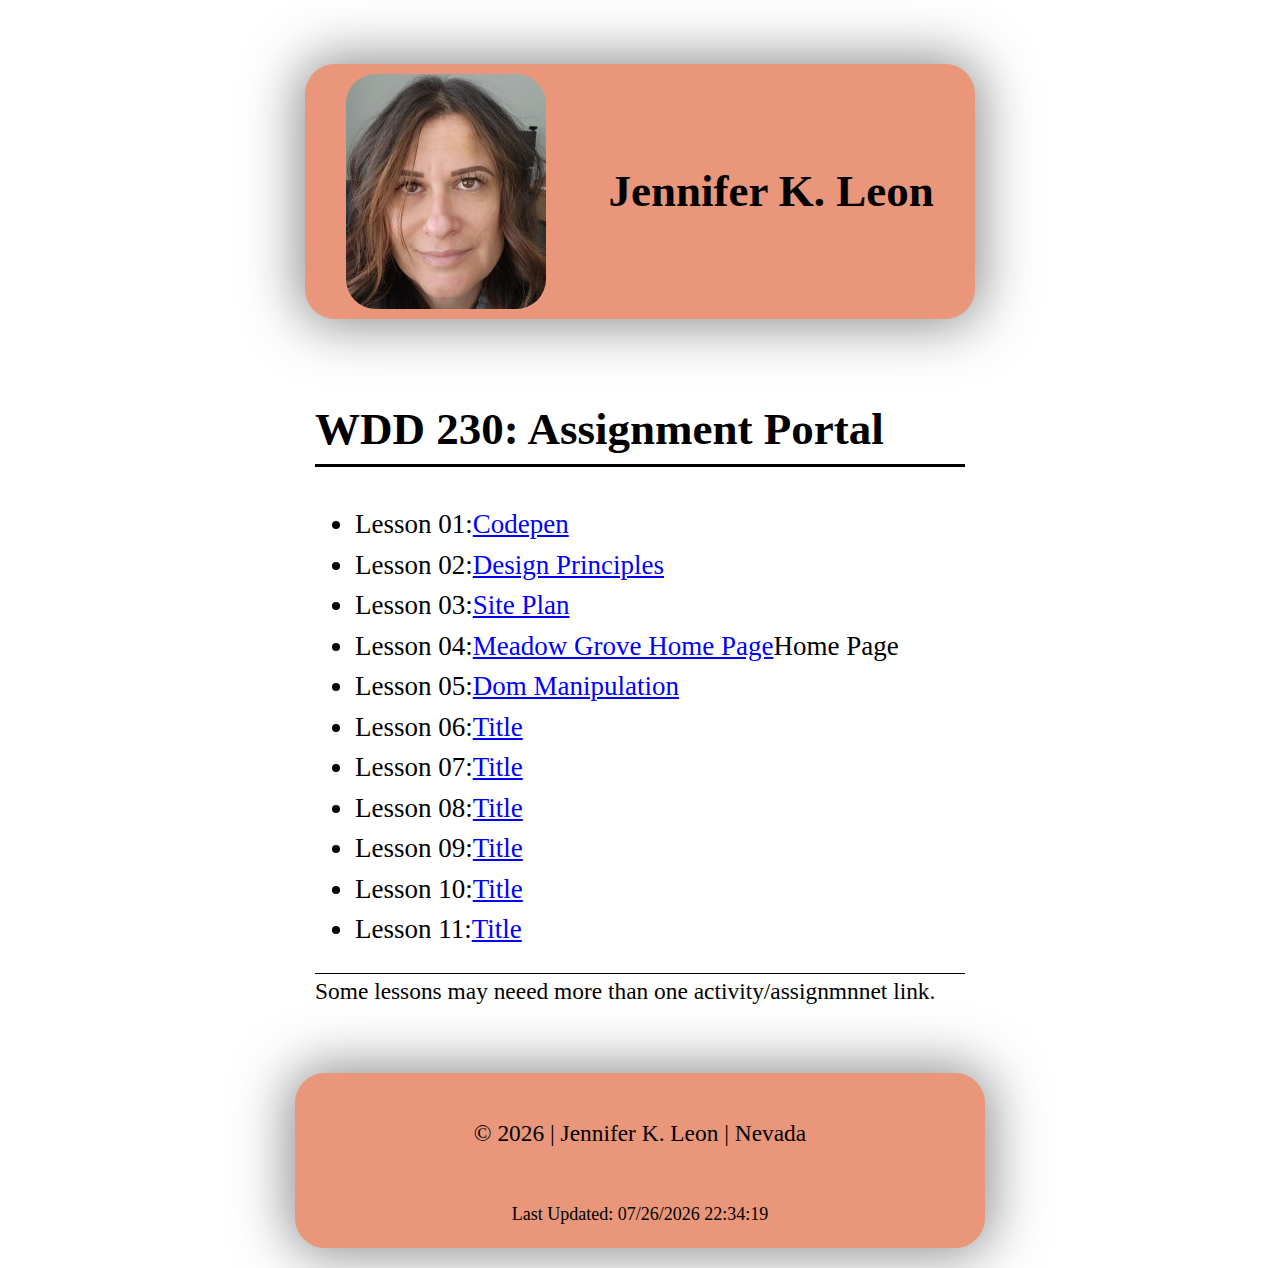
<file: assignment-portal/index.html>
<!DOCTYPE html>
<html lang="en">
<head>
    <meta charset="UTF-8">
    <meta http-equiv="X-UA-Compatible" content="IE=edge">
    <meta name="viewport" content="width=device-width, initial-scale=1.0">
    <title>Assignment Portal</title>
    <meta name="description" content="This page provides a place to submit links to completed assignemnts that will then be pushed to github">
    <link rel="stylesheet" href="styles/normalize.css">
    <link href="styles/small.css" rel="stylesheet">
    <link href="styles/medium.css" rel="stylesheet">

</head>

<body>
    <header>
     <img src="images/jennifer.jpg" alt="face shot of brunette women">
        <h1>Jennifer K. Leon</h1>
    </header> 
    <main>
        <section>
            <h2>WDD 230: Assignment Portal</h2>
            <ul>
                <li>Lesson 01:<a href="https://codepen.io/jenniferkleon/pen/BaPzGjr">Codepen</a></li>
                <li>Lesson 02:<a href= "../lesson2/design-principles.html">Design Principles</a></li>
                <li>Lesson 03:<a href="../lesson3/">Site Plan</a></li>
                <li>Lesson 04:<a href="../chamber/index.html">Meadow Grove Home Page</a>Home Page</li>
                <li>Lesson 05:<a href="../lesson5/bom.html">Dom Manipulation</a></li>
                <li>Lesson 06:<a href="#">Title</a></li>
                <li>Lesson 07:<a href="#">Title</a></li>
                <li>Lesson 08:<a href="#">Title</a></li>
                <li>Lesson 09:<a href="#">Title</a></li>
                <li>Lesson 10:<a href="#">Title</a></li>
                <li>Lesson 11:<a href="#">Title</a></li>
            </ul>
            <p>Some lessons may neeed more than one activity/assignmnnet link.</p>    
        </section>


    </main>
    <footer>
       <p id="copyright"> </p>
        <br>
       Last Updated: <span id="last-updated"></span>
    </footer>
    <script src="scripts/main.js"></script>
</body>

</html>
</file>
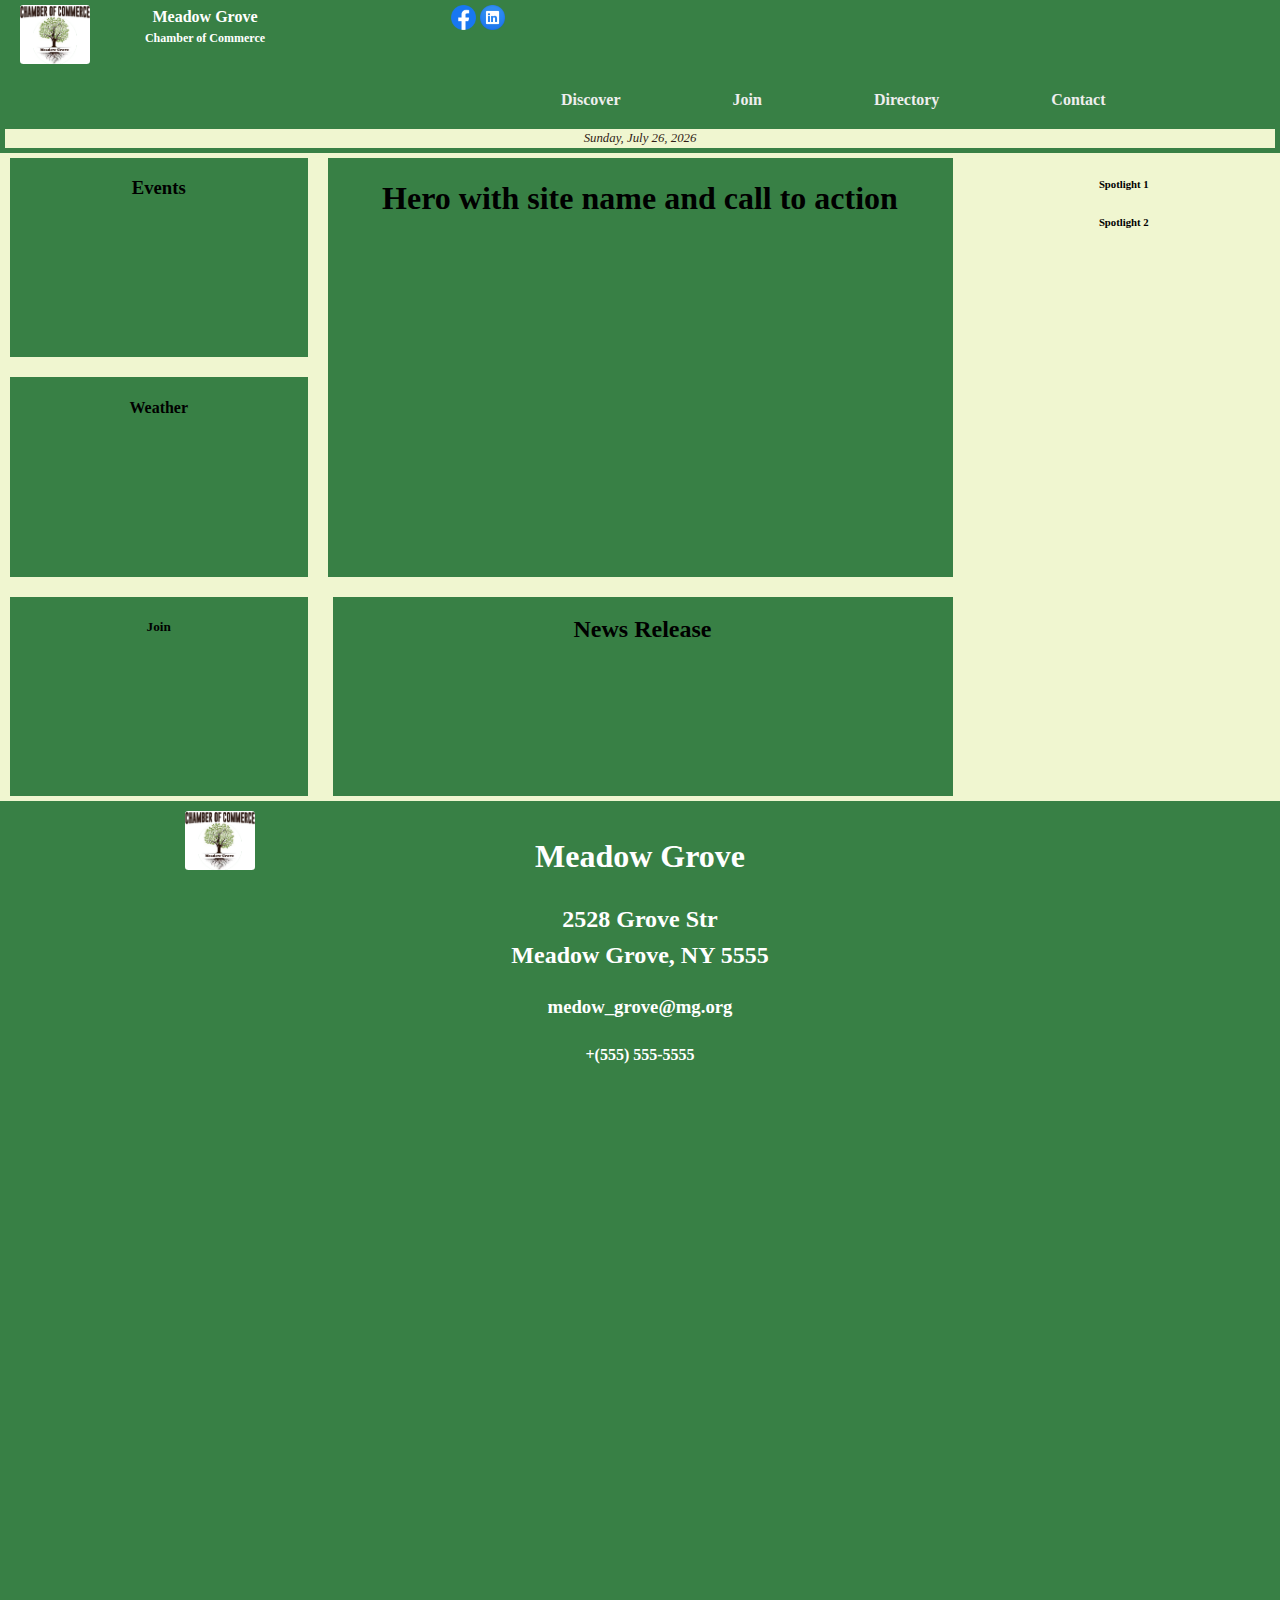
<file: chamber/index.html>
<!DOCTYPE html>
<html lang="en">
<head>
    <meta charset="UTF-8">
    <meta http-equiv="X-UA-Compatible" content="IE=edge">
    <meta name="viewport" content="width=device-width, initial-scale=1.0">
    <title>Chamber of Commerce</title>
    <meta name="description" content="Week4 chamber-home-page-view">
    <link rel="icon" href="favicon.ico">
    <link href="styles/normalize.css" rel="stylesheet">
    <link href="styles/base.css" rel="stylesheet">
    <link href="styles/large.css" rel="stylesheet">

  

</head>
<body>
    
<header> 
    <div class="logo">
        <picture>
        <img src="images/chamber-of-commerce.png" alt="Meadow grove logo">
        </picture>
    </div>

    <section id="heading">
        <h1>Meadow Grove</h1>
        <div><h2>Chamber of Commerce</h2></div>
    </section>
    <div class="date"></section>

    </div>

    <div class="social">
        <a target="_blank" href="https://facebook.com"><img src="images/face-book-logo.png" alt="fb icon"></a>
        <a target="_blank" href="https://instagram.com"><img src="images/linked_in.png" alt="linked_in icon"> </a>
      </div>
    </footer>
  
    
    <nav>
        <ul class="navigation">
            <li><a id="menu" href="#"></a></li>
            <li><a href="#">Discover</a></li>
            <li><a href="#">Join</a></li>
            <li><a href="#">Directory</a></li>
            <li><a href="#">Contact</a></li>    
        </ul>
     </nav>
    
   
</header>
<main>
    
    <div id="hero">
        <h1>Hero with site name and call to action</h1>
    </div>

        
    <div id="news">
        <h2>News Release</h2>


    </div>

    <div id="events">
        <h3>Events</h3>

    </div>

    <div id="weather">
        <h4>Weather</h4>

    </div> 

    <div id="join">
        <h5>Join</h5>

    </div>

    <div id="company-spots">
    <section class="spot1">
    <h6>Spotlight 1</h6>
    </section>
    <section class="spot2">
    <h6>Spotlight 2</h6>
    </section>
    </div>


</main>
    </div>
<footer>
    <div class="logo">
        <picture>
        <img src="images/chamber-of-commerce.png" alt="Meadow grove logo">
        </picture>
    </div>
        <section class="headings">
            <h1>Meadow Grove</h1> 
            <h2>2528 Grove Str <br>Meadow Grove, NY 5555</h2>
            <h3>medow_grove@mg.org</h3>
            <h4>+(555) 555-5555</h4>
            

            
           
        </section>
</footer>
<script src="scripts/scripts.js"></script>
</body>
</html>
</file>
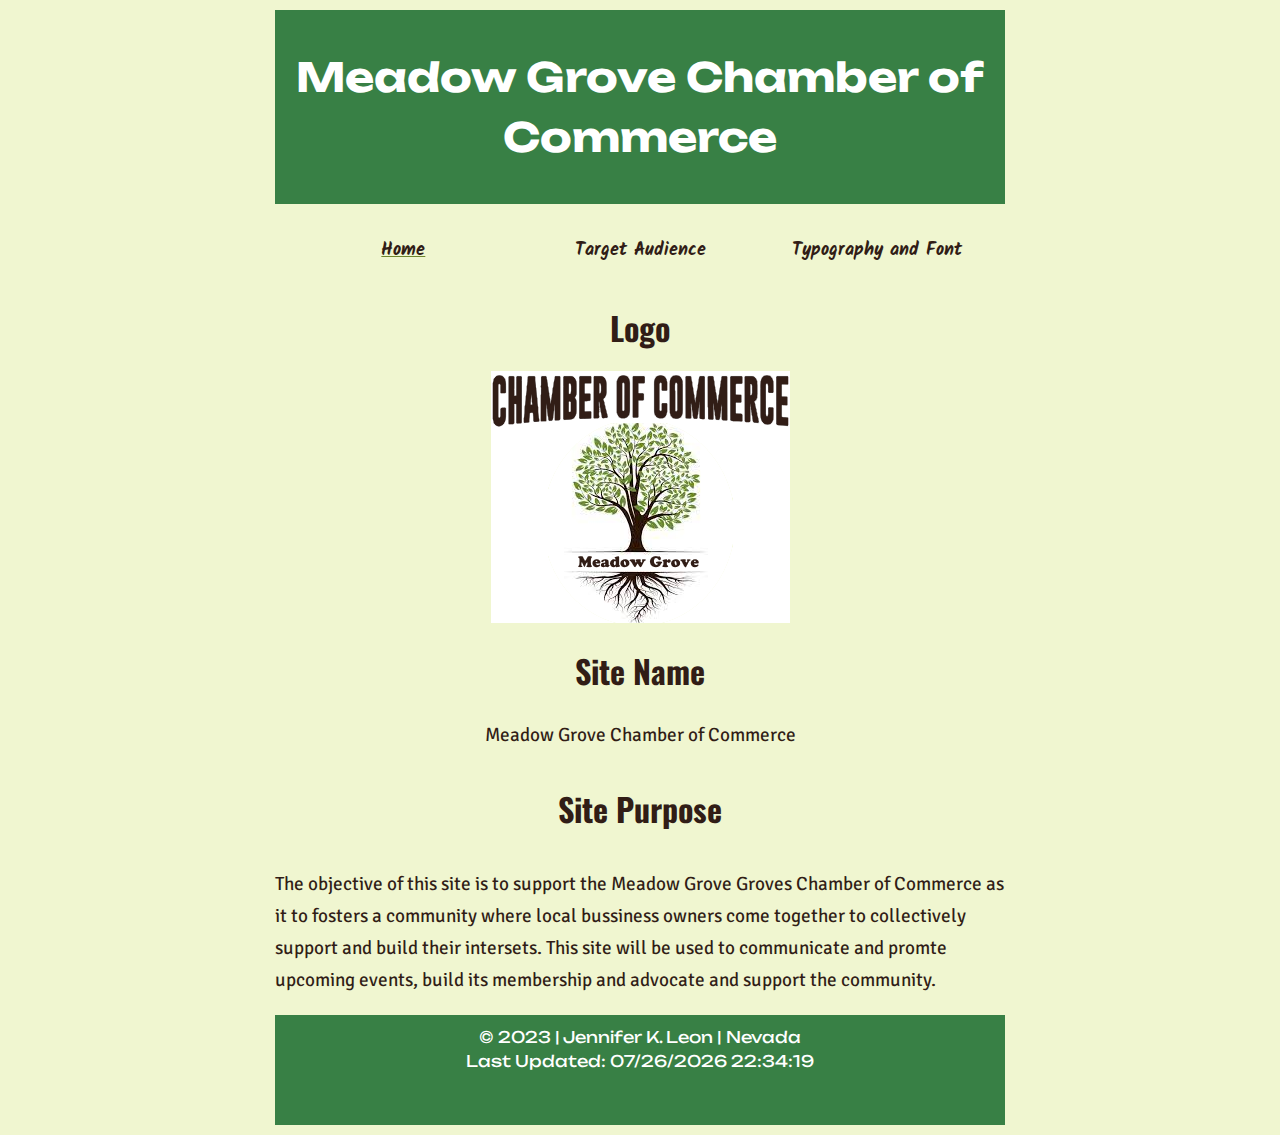
<file: lesson3/index.html>
<!DOCTYPE html>
<html lang="en">
<head>
    <meta charset="UTF-8">
    <meta http-equiv="X-UA-Compatible" content="IE=edge">
    <meta name="viewport" content="width=device-width, initial-scale=1.0">
    <title>Site-Plan</title>
    <meta name="description" content="Week site-plan home page">
    <link rel="stylesheet" href="styles/normalize.css">
    <link href="styles/small.css" rel="stylesheet">
    <link href="styles/large.css" rel="stylesheet">
    <link href="https://fonts.googleapis.com/css2?family=Kalam:wght@700&family=Oswald&family=Signika+Negative&family=Unbounded:wght@200;400&display=swap" rel="stylesheet">
   
</head>
<body>
    <div class="content">
    <header>
        <h1>Meadow Grove Chamber of Commerce</h1>
    </header>
    <main>
        <nav>
            <ul>
                <li><a href="#" class="active">Home</a></li>
		        <li><a href="target-audience.html">Target Audience</a></li>
		        <li><a href="design.html">Typography and Font</a></li>
	        </ul>
        </nav>
      

            <h2>Logo</h2>
            <img src="images/chanber-of-commerce.png" alt="Meadow  Logo">

            <h3>Site Name</h3>
                <p id ="site-name">Meadow Grove Chamber of Commerce</p>

            <h4>Site Purpose</h4>
                <p>The objective of this site is to support the Meadow Grove Groves Chamber of Commerce as it  to fosters a community where local bussiness owners come together to collectively support and build their intersets. This site will be used to communicate and promte upcoming events, build its membership and advocate and support the community.  </p>
    </main>
    <footer>
            &copy; 2023 | Jennifer K. Leon  | Nevada
            <br>
           Last Updated: <span id="lastUpdated"></span>
        </footer>
    </div>
        <script src="scripts/main.js"></script>
   
    
</body>

</html>
</file>
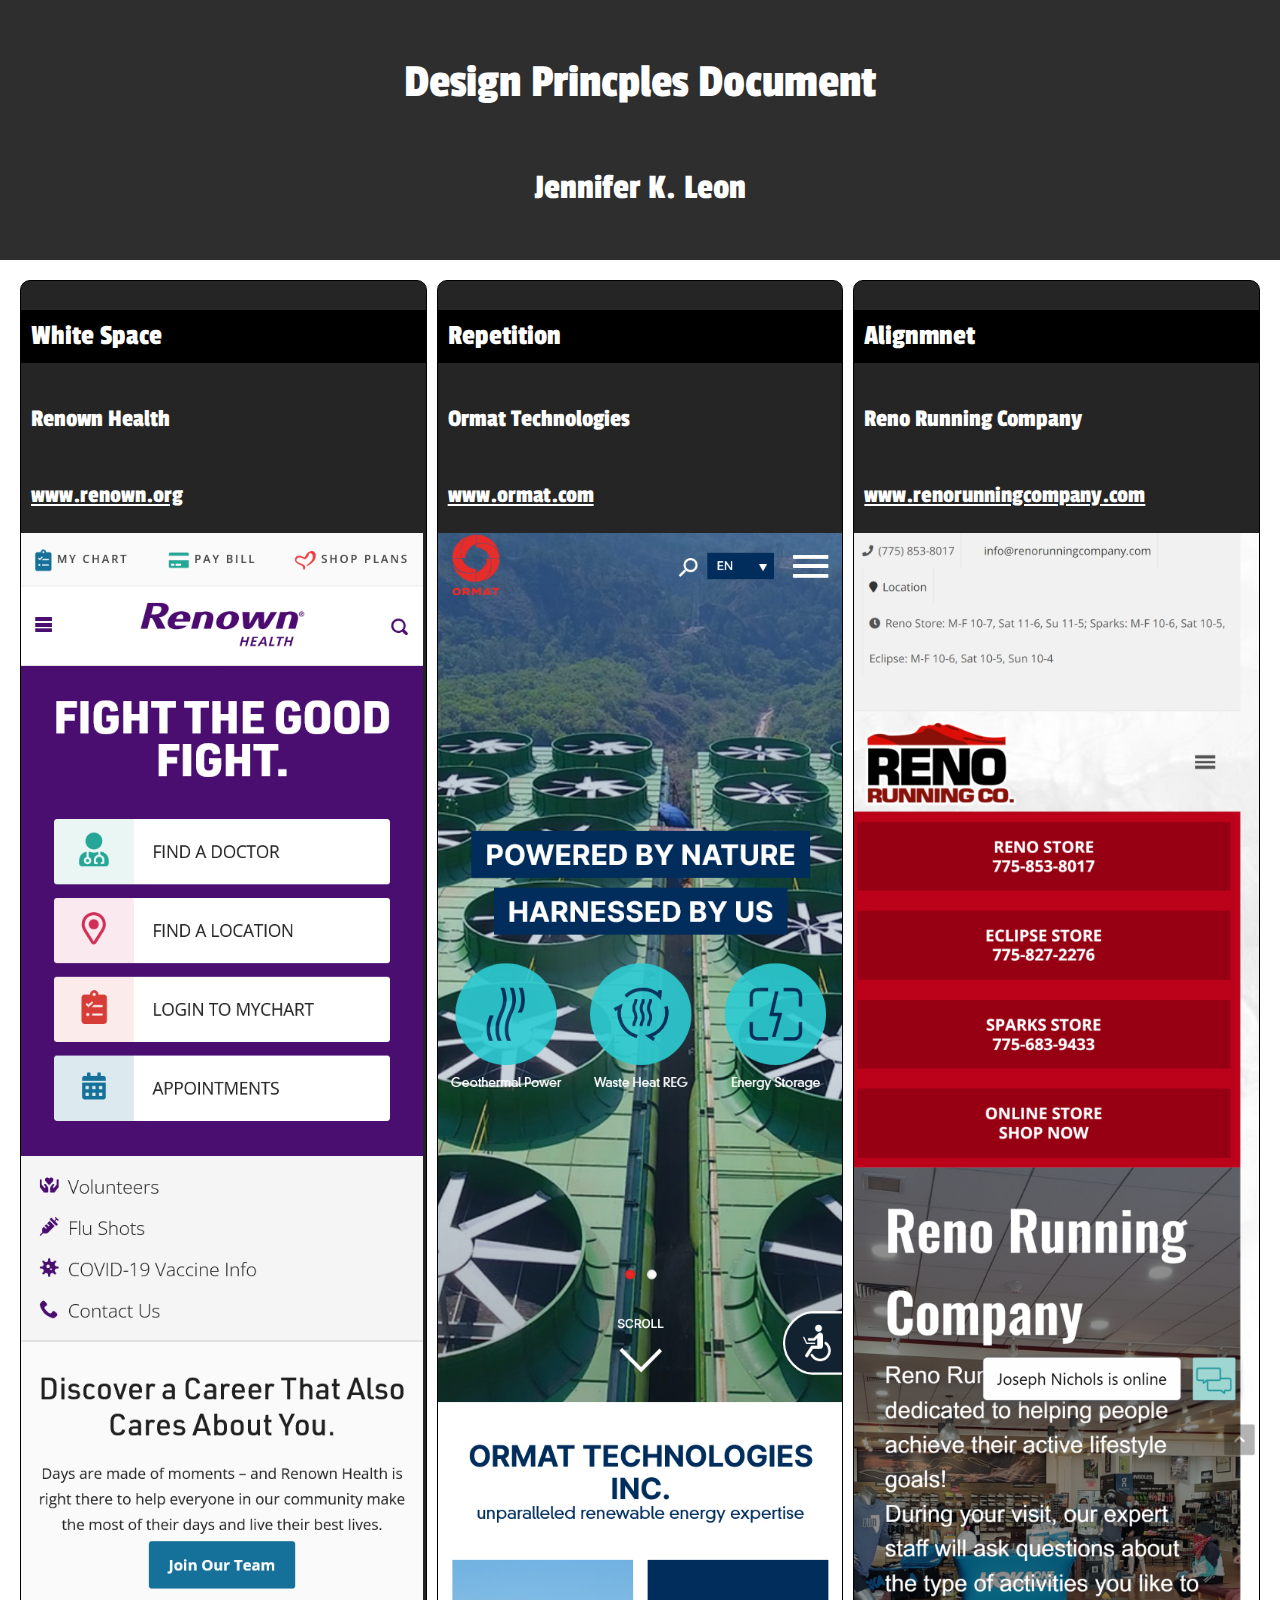
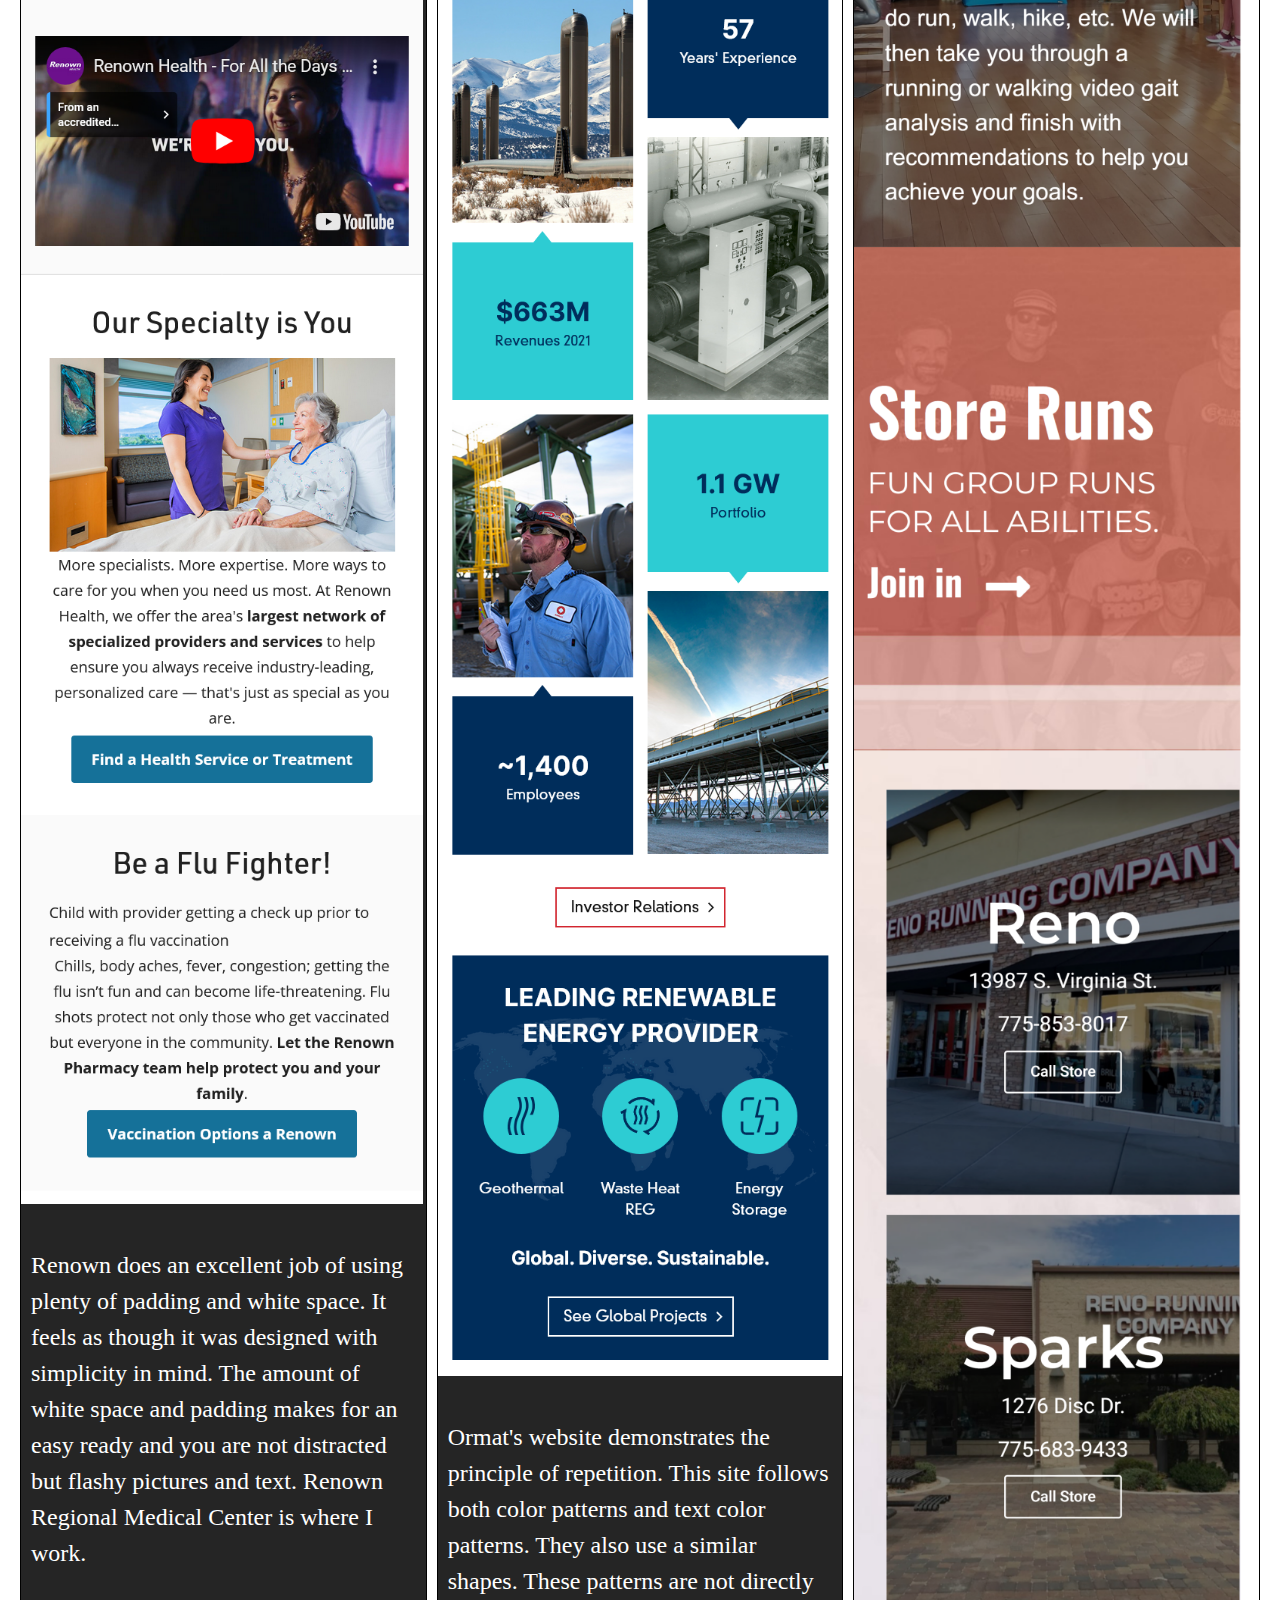
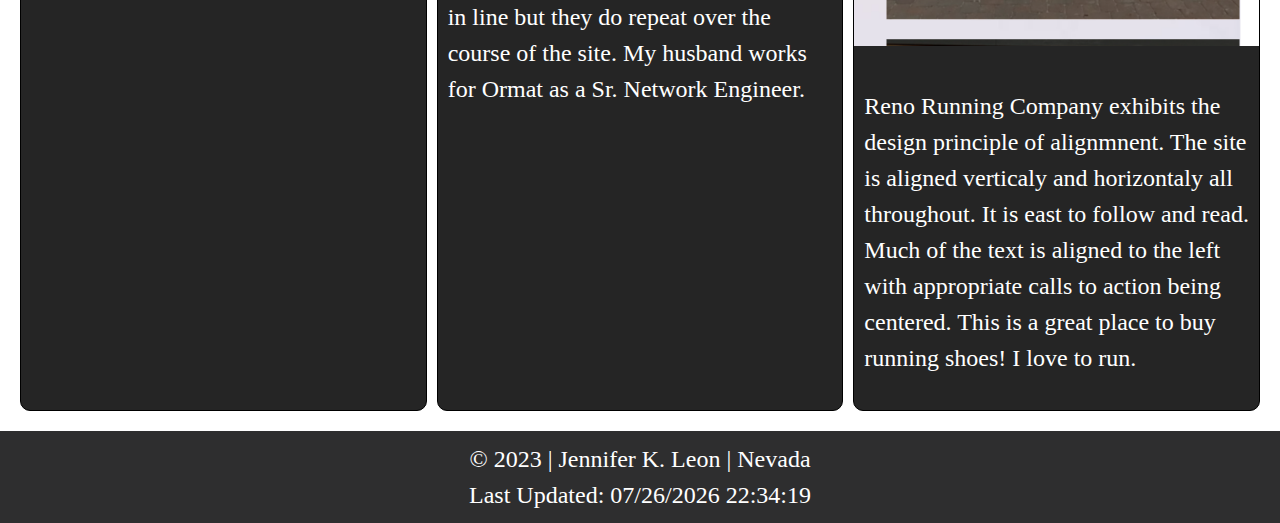
<file: lesson2/design-principles.html>
<!DOCTYPE html>
<html lang="en">
<head>
    <meta charset="UTF-8">
    <meta http-equiv="X-UA-Compatible" content="IE=edge">
    <meta name="viewport" content="width=device-width, initial-scale=1.0">
    <title>Design Principles Document</title>
    <meta name="description" content="Week2 Design Principles assignment">
    <link href="styles/normalize.css" rel="stylesheet">
    <link href="styles/small.css" rel="stylesheet">
    <link href="styles/medium.css" rel="stylesheet">
    <link href="styles/large.css" rel="stylesheet">
    <link href="https://fonts.googleapis.com/css2?family=Alfa+Slab+One&family=Passion+One&display=swap" rel="stylesheet">

</head>

<body>
    <header>
        <h1>Design Princples Document</h1>
        <h2>Jennifer K. Leon</h2>
    </header>
    <main>

        <section class="card-renown">
            <h3>White Space</h3>
            <div>
                <h4>Renown Health</h4>
                <a href="https://www.renown.org/">www.renown.org</a>
                <img src="images/renown.png" alt="renown mobile viewpoint">
                <p>Renown does an excellent job of using plenty of padding and white space. It feels as though it was designed with simplicity in mind. The amount of white space  and padding makes for an easy ready and you are not distracted but flashy pictures and text. Renown Regional Medical Center is where I work.
                </p>
            </div>

        </section>

        <section class="card-ormat">

            <h3>Repetition</h3>

            <div>
                <h4>Ormat Technologies</h4>
                <a href="https://www.ormat.com/">www.ormat.com</a>
                <img src="images/ormat.png" alt="ormat mobile viewpoint">
                <p>Ormat's website demonstrates the principle of repetition. This site follows both color patterns and text color patterns. They also use a similar shapes. These patterns are not directly in line but they do repeat over the course of the site. My husband works for Ormat as a Sr. Network Engineer.
                </p>
            </div>

        </section>

        <section class="card-reno">

            <h3>Alignmnet</h3>

            <div>
                <h4>Reno Running Company</h4>
                <a href="https://www.renorunningcompany.com/">www.renorunningcompany.com</a>
                <img src="images/reno-running-company.png" alt="reno running mobile viewpoint">
                <p>Reno Running Company exhibits the design principle of alignmnent. The site is aligned verticaly and horizontaly all throughout. It is east to follow and read. Much of the text is aligned to the left with appropriate calls to action being centered. This is a great place to buy running shoes! I love to run.
                </p>
            </div>

        </section>

    </main>
    <footer>
        &copy; 2023 | Jennifer K. Leon  | Nevada
        <br>
       Last Updated: <span id="lastUpdated"></span>
    </footer>
    <script src="scripts/main.js"></script>
</body>
</html>
</file>
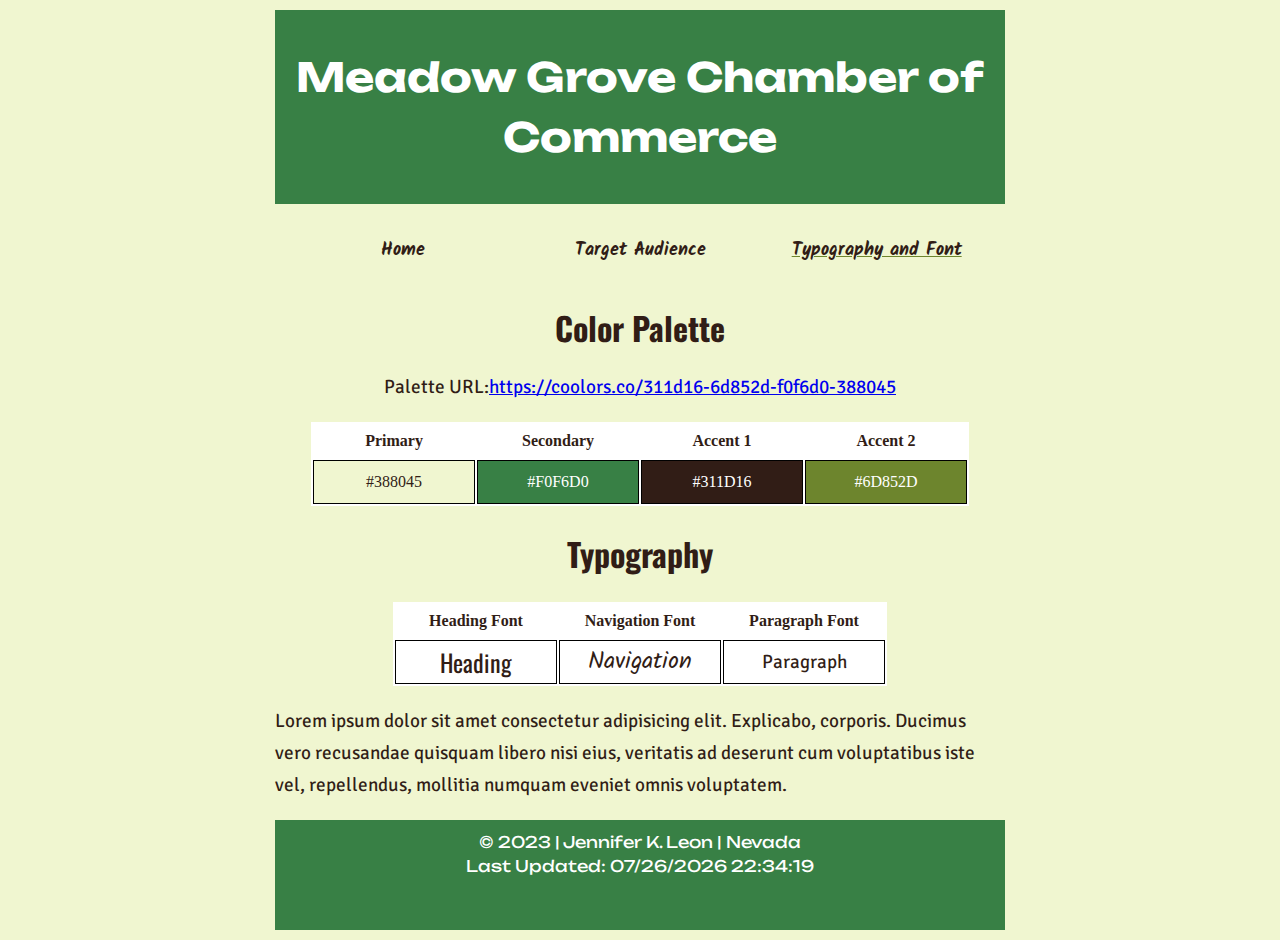
<file: lesson3/design.html>
<!DOCTYPE html>
<html lang="en">
<head>
    <meta charset="UTF-8">
    <meta http-equiv="X-UA-Compatible" content="IE=edge">
    <meta name="viewport" content="width=device-width, initial-scale=1.0">
    <title>Typography and Color</title>
    <meta name="description" content="Week3 typography and color site plan">
    <link rel="stylesheet" href="styles/normalize.css">
    <link href="styles/small.css" rel="stylesheet">
    <link href="styles/large.css" rel="stylesheet">
    <link href="https://fonts.googleapis.com/css2?family=Kalam:wght@700&family=Oswald&family=Signika+Negative&family=Unbounded:wght@200;400&display=swap" rel="stylesheet">
    
</head>
<body>
    <div class="content">
    <header>
        <h1>Meadow Grove Chamber of Commerce</h1>
    </header>
    <main>
        <nav>
            <ul>
              
              <li><a href="index.html">Home</a></li>
		          <li><a href="target-audience.html">Target Audience</a></li>
              <li><a href="#" class="active">Typography and Font</a></li>
	        </ul>
        </nav>
    
        <section class ="color-palette">
        <h2> Color Palette</h2>
        <p>Palette URL:<a href="https://coolors.co/311d16-6d852d-f0f6d0-388045">https://coolors.co/311d16-6d852d-f0f6d0-388045</a></p>
          
        <table class="colors">
            <tr>
              <th>Primary</th>
              <th>Secondary</th>
              <th>Accent 1</th>
              <th>Accent 2</th>
            </tr>
            <tr>
            <td class="primary">#388045</td>
            <td class="secondary">#F0F6D0</td>
            <td class="accent1">#311D16</td>
            <td class="accent2">#6D852D</td>
            </tr>
        </table>
        </section>

        <section class = "typography">
          <h3>Typography</h3>
            <table class="font">
                <tr>
                  <th>Heading Font</th>
                  <th>Navigation Font</th>
                  <th>Paragraph Font</th>
                </tr>
                <tr>
                <td class="heading">Heading</td>
                <td class="navigation">Navigation</td>
                <td class="paragraph">Paragraph</td>
              </tr>
            </table>
          <p>Lorem ipsum dolor sit amet consectetur adipisicing elit. Explicabo, corporis. Ducimus vero recusandae quisquam libero nisi eius, veritatis ad deserunt cum voluptatibus iste vel, repellendus, mollitia numquam eveniet omnis voluptatem.</p>
        </section>
    
    </main>
    <footer>
      &copy; 2023 | Jennifer K. Leon  | Nevada
      <br>
     Last Updated: <span id="lastUpdated"></span>
  </footer>
  </div>
  <script src="scripts/main.js"></script>
</body>
</html>
</file>
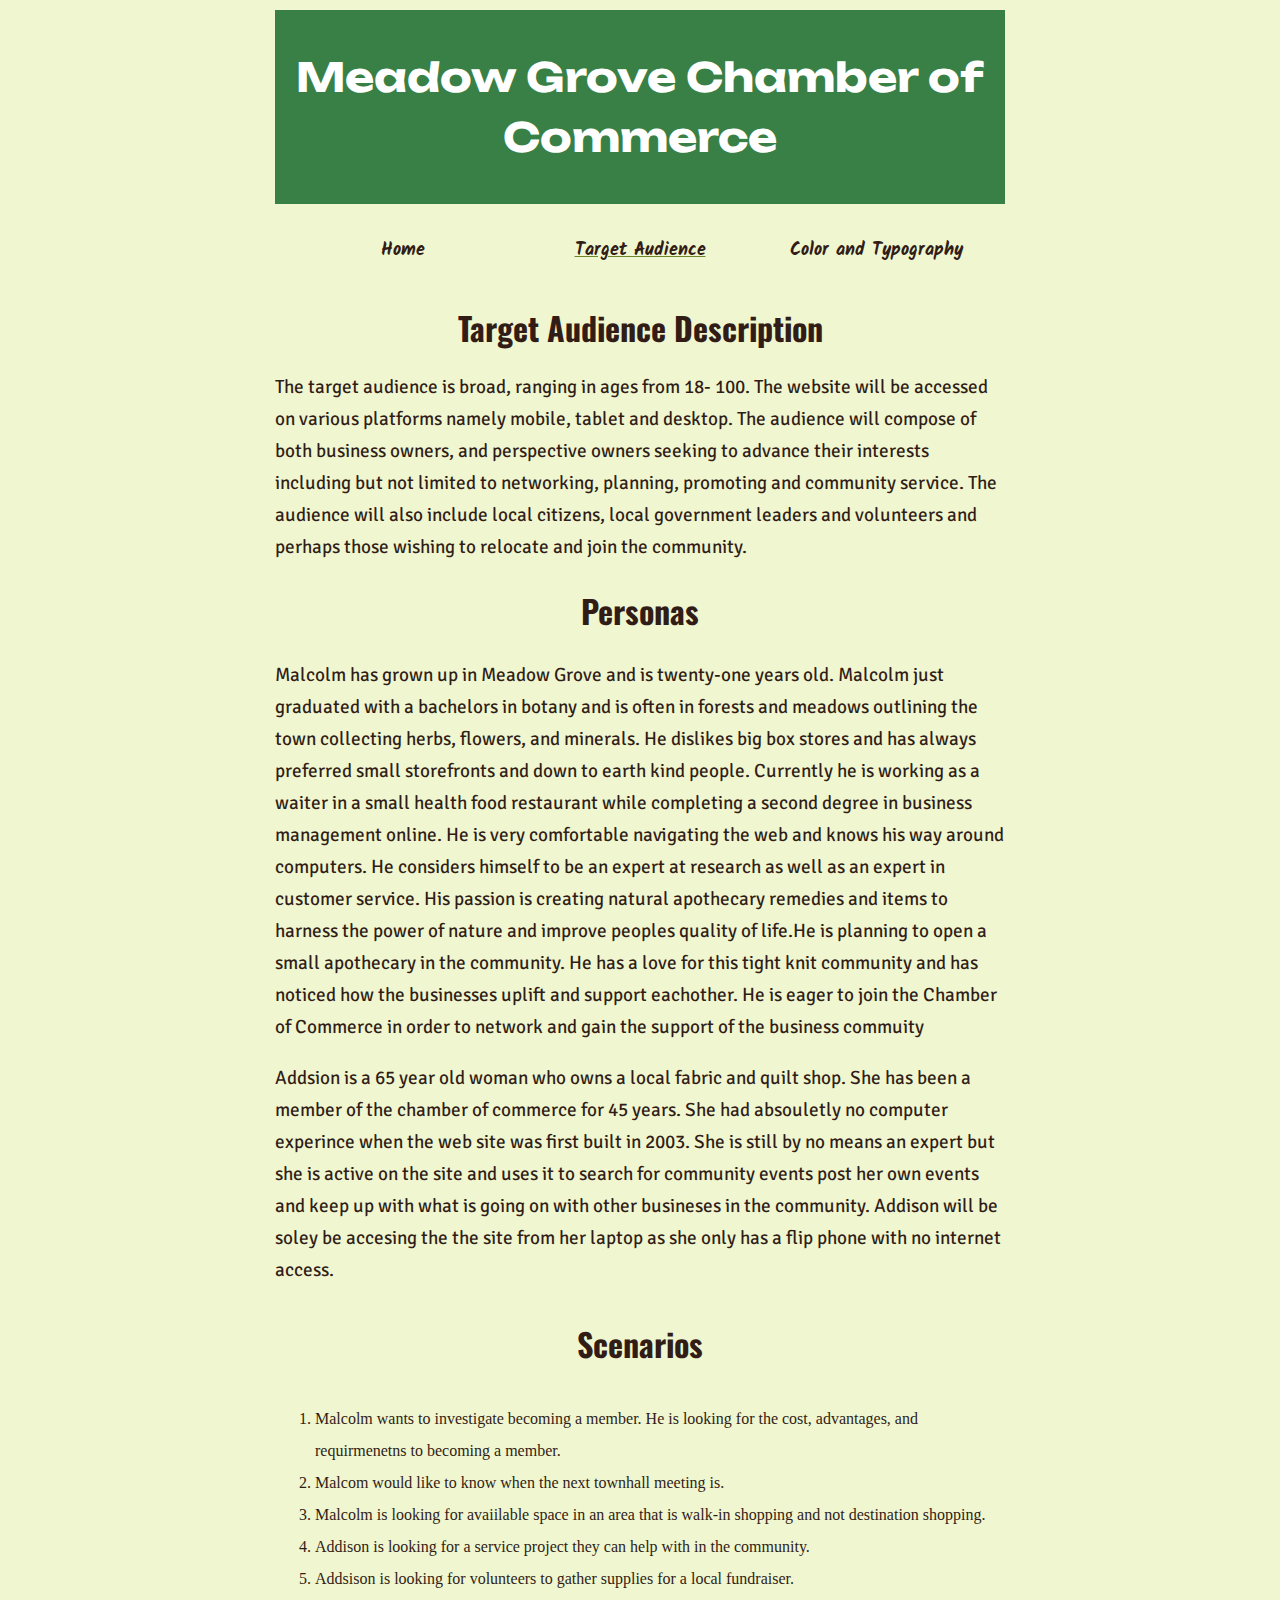
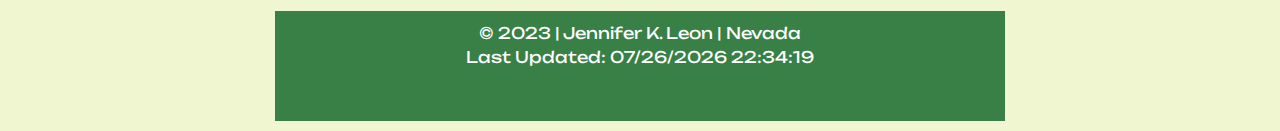
<file: lesson3/target-audience.html>
<!DOCTYPE html>
<html lang="en">
<head>
    <meta charset="UTF-8">
    <meta http-equiv="X-UA-Compatible" content="IE=edge">
    <meta name="viewport" content="width=device-width, initial-scale=1.0">
    <title>Target Audience</title>
    <meta name="description" content="Week3 Target Audience and scenario page">
    <link rel="stylesheet" href="styles/normalize.css">
    <link href="styles/small.css" rel="stylesheet">
    <link href="styles/large.css" rel="stylesheet">
    <link href="https://fonts.googleapis.com/css2?family=Kalam:wght@700&family=Oswald&family=Signika+Negative&family=Unbounded:wght@200;400&display=swap" rel="stylesheet">

    </head>
    <body>
        <div class="content">
    <header>
        <h1>Meadow Grove Chamber of Commerce</h1>
    </header>
    <nav>
        <ul>
         <li><a href="index.html">Home</a></li>
         <li><a href="#" class="active">Target Audience</a></li>     
         <li><a href="design.html">Color and Typography</a></li>
        
        </ul>
    </nav>
    <main>
     <section>
        <h2>Target Audience Description</h2>
                <p>The target audience is broad, ranging in ages from 18- 100. The website will be accessed on various platforms namely mobile, tablet and desktop. The audience will compose of both business owners, and perspective owners seeking to advance their interests including but not limited to networking, planning, promoting and community service. The audience will also include local citizens, local government leaders and volunteers and perhaps those wishing to relocate and join the community.</p>

        <h3>Personas</h3>
                 <p>Malcolm has grown up in Meadow Grove and is twenty-one years old. Malcolm just graduated with a bachelors in botany and is often in forests and meadows outlining the town collecting herbs, flowers, and minerals. He dislikes big box stores and has always preferred small storefronts and down to earth kind people. Currently he is working as a waiter in a small health food restaurant while completing a second degree in business management online. He is very comfortable navigating the web and knows his way around computers. He considers himself to be an expert at research as well as an expert in customer service. His passion is creating natural apothecary remedies and items to harness the power of nature and improve peoples quality of life.He is planning to open a small apothecary in the community. He has a love for this tight knit community and has noticed how the businesses uplift and support eachother. He is eager to join the Chamber of Commerce in order to network and gain the support of the business commuity </p>

                <p>Addsion is a 65 year old woman who owns a local fabric and quilt shop. She has been a member of the chamber of commerce for 45 years. She had absouletly no computer experince when the web site was first built in 2003. She is still by no means an expert but she is active on the site and uses it to search for community events post her own events and keep up with what is going on with other busineses in the community. Addison will be soley be accesing the the site from her laptop as she only has a flip phone with no internet access.</p>

         <h4>Scenarios</h4>
              
                    
                <ol>
                    <li>Malcolm wants to investigate becoming a member. He is looking for the cost, advantages, and requirmenetns to becoming a member.</li>
                   
                    <li>Malcom would like to know when the next townhall meeting is.</li>
                   
                    <li>Malcolm is looking for avaiilable space in an area that is walk-in shopping and not destination shopping.</li>

                    <li>Addison is looking for a service project they can help with in the community.</li>
                    
                    <li>Addsison is looking for volunteers to gather supplies for a local fundraiser.</li>
                    
                   </ol>

        </section>
    </main>
    <footer>
        &copy; 2023 | Jennifer K. Leon  | Nevada
        <br>
       Last Updated: <span id="lastUpdated"></span>
    </footer>
    </div>
    <script src="scripts/main.js"></script>
    
</body>
</html>
</file>
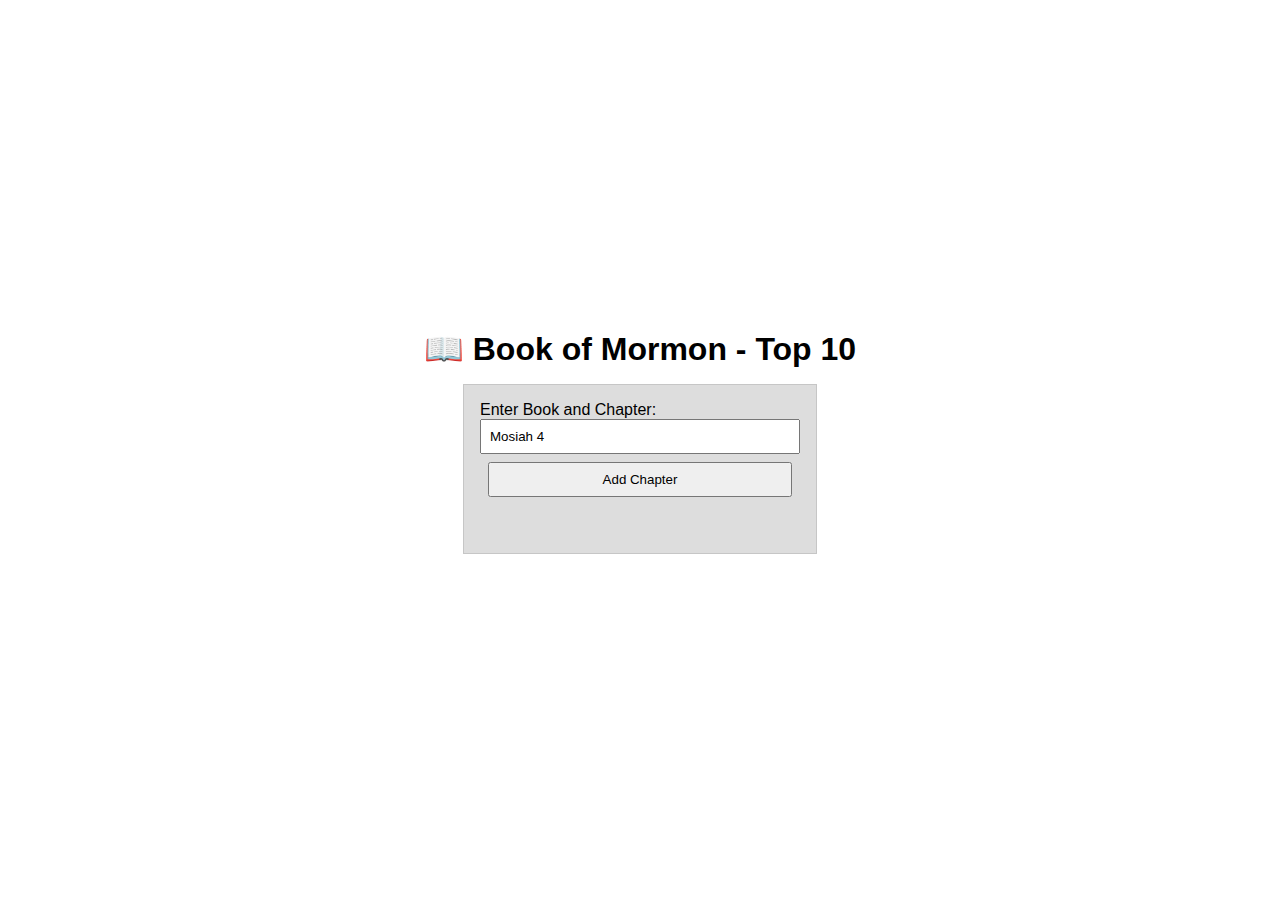
<file: lesson5/bom.html>
<!DOCTYPE html>
<html lang="en">
<head>
    <meta charset="UTF-8">
    <meta http-equiv="X-UA-Compatible" content="IE=edge">
    <meta name="viewport" content="width, initial-scale=1.0">
    <title>BOM</title>
    <link href="styles/main.css" rel="stylesheet">
</head>
<body>
    

<h1>📖 Book of Mormon - Top 10</h1>
<main>
	<label for="favchap">Enter Book and Chapter: </label>
	<input type="text" id="favchap" placeholder="Mosiah 4" value="Mosiah 4">
	<button type="submit">Add Chapter</button>
	<ul id="list"></ul>

</main>
<script src="scripts/bom.js"></script>
</body>
</html>
</file>
<file: assignment-portal/styles/small.css>
body {
    font-size: 18px;
    line-height: 1.5;
}

header,
nav,
main,
footer {
    margin: 1.25rem auto;
    max-width: 650px;
    padding: 20px;
}

header,
footer {
    background-color: darksalmon;
    box-shadow:0px 0px 54px 6px rgba(126, 128, 127, 0.9);
    color: black;
    text-align: center;
}

header {
    
    display: flex;
    justify-content: space-around;
    margin-top: 4rem;
    align-items: center;
    border-radius: 30px;
    padding:10px;
    }


header img {
    border-radius: 30px;
    }
  
h1 {
    font-size: 1.5em;
}

h2 {
    font-size: 1.5em;
    border-bottom: 3px solid black;
    color: black;
}
 

section p {
    border-top: 1px solid  black;

}
p {
   
    font-size: .75em;
   
}

ul li {
    font-size: 1em
}

ul a {
    color: blue;
}
</file>
<file: assignment-portal/styles/medium.css>
@media only screen and (min-width: 32.5em) {

    h1 {
        font-size: 2.5em;
    }
    
    h2 {
        font-size: 2.5em;
    }
    
    header,footer {
    border-radius: 30px;
    }

    p {
        font-size: 1.3em;
    }
    
    ul li {
        font-size: 1.5em
    }
}
</file>
<file: chamber/styles/base.css>
body{
    padding: 0;
	margin: 0;

}

header {
	display:grid;
	grid-template-columns: 100px 1fr 150px 1fr;
	grid-template-rows: 80px 25px 1fr 1fr;
	max-width: 100%;
}

header, footer {
  
    background-color: #388045;
    font-family: 'Unbounded', cursive;
    color: white;
	max-width: 100%;
    margin: 0 auto;
    line-height: 1.5;
    text-align: center;
    padding: 5px;
}
 


.logo img {	
	grid-column: 0/2;
	width: 70px;
	border-radius: 5%;
	margin: 0;

}

#heading{
	grid-column: 2/3;
	grid-row: 1/2;
	font-size: .5rem;
   }

   header h1{
    font-size: 1rem;
    margin: 0;
  }
  header h2{
    margin-top: 0px;
  }

.date {
	grid-column: 1/5;
	grid-row:4/5;
	font-size: .80rem;
	background-color: #f0f6d0;
	color: #311d16;
}


 
.social {
	grid-column: 3/4;
	grid-row: 1;
	text-align: right;

}

.social a img {
	width: 25px;
	grid-column: 3/4;
}

nav {
	grid-column: 4/5;
	grid-row: 1;
	margin-top: 0;
	max-width: 760px;
	margin-top: -15px;
	background-color: #388045;
}
.navigation {
	list-style: none;
	margin: 0;
	padding: 0;
}
.navigation li:first-child {
	display: block;
}
.navigation li {
	display: none;
}
.navigation a {
	display: block;	
	padding: 0.2rem;
	text-align: center;
	text-decoration: none;
	color: black;
	background-color: #388045;
	font-weight: 700;
	transition: 0.5s;
	font-size: clamp(.5rem, 2vmin, 1rem);
}

#menu::before {
	content: "≡";	
	font-size: 2rem;
}

.navigation a:hover, navigation a:active {
	color: white;
	background-color: black;
}


.responsive li {
	display: block;
	
}

.responsive #menu::before {
	content: "X";
}
main {
	display: grid;
	grid-template-columns: 1fr 1fr 1fr 1fr;
	grid-template-rows: 1fr 1fr 1fr 1fr 1fr 1fr;
	column-gap: 10px;
	row-gap: 10px;
	text-align: center;

	background-color:#f0f6d0;
	}
	#hero {
		grid-column: 1/6;
		grid-row: 1/2;
		margin: 5px 5px 5px 5px;
		background-color: #388045;
	}
  
  #events {
	grid-column: 1/6;
	grid-row: 2/3;
	margin: 5px 5px 5px 10px;
	background-color: #388045;
  }

  #weather{
	grid-column: 1/6;
	grid-row: 4/5;
	margin: 5px 5px 5px 10px;
	background-color: #388045;
  }

  #join{
	grid-column: 1/6;
	grid-row: 5/6;
	margin: 5px 5px 5px 10px;
	background-color: #388045;
  }
 
  #news {
	grid-column: 1/6;
	grid-row: 6/7;
	background-color: #388045;
	margin: 5px 5px 5px 10px;
	
  }
  #spotlight{
	grid-column: 1/6;
	grid-row: 7/8;
	display: flex;
	flex-direction: column;
	margin: 0 10px 0 0;
  }
  .small-card{
	margin: 5px 0px 5px 0px;
	padding: 113px 0px 113px 0px;
  }

  footer {
	display:grid;
	grid-template-columns:1fr 1fr 1fr;
	grid-template-rows: 1fr 1fr 1fr;
	max-width: 100%;
	height:auto;
	padding: 10px;
}
</file>
<file: chamber/styles/large.css>
@media only screen and (min-width: 37.5em) {
    header {
      display:grid;
	   grid-template-columns: 100px 200px 200px 1fr 1fr;
	   grid-template-rows: 80px 25px 1fr 1fr;
	   max-width: 100%;
    }
    
    
    header img {
          width: 100%;
        }
    
    

    nav {
      grid-column:4/5;
      grid-row: 2;
      display: flex;
      justify-content: center;
  
      
    }
    
  
    .navigation {
            display: flex;
            list-style: none;
            text-align: center;
  
          
        }
   .navigation li {
          display: flex;
          padding: 40px;
          margin-top: -10px;
        }
      

  
   .navigation a {
          display: flex;
          color: #eee;
          padding: 1rem;
          text-decoration: none;
          align-self: center;
      
        }
        
   .navigation li:first-child {
           display: none;
        }
   .navigation li:first-child {
            display: none;
        }
    .date {
      grid-column: 1/6;

    }
 
    main {
      display: grid;
      grid-template-columns: 1fr 1fr 1fr 1fr;
      grid-template-rows: 1fr 1fr 1fr 1fr 1fr 1fr;
      column-gap: 10px;
      row-gap: 10px;
      background-color:#f0f6d0;
      }
      #events {
      grid-column: 1/2;
      grid-row: 1/3;
      margin: 5px 5px 5px 10px;
      background-color: #388045;
      }
      #weather{
      grid-column: 1/2;
      grid-row: 3/5;
      margin: 5px 5px 5px 10px;
      background-color: #388045;
      }
      #join{
      grid-column: 1/2;
      grid-row: 5/7;
      margin: 5px 5px 5px 10px;
      background-color: #388045;
      }
      #hero {
      grid-column: 2/4;
      grid-row: 1/5;
      margin: 5px 5px 5px 5px;
      background-color: #388045;
      }
      #news {
      grid-column: 2/4;
      grid-row: 5/7;
      background-color: #388045;
      margin: 5px 5px 5px 10px;
      
      }
      #spotlight{
      grid-column: 3/4;
      grid-row: 1/4;
      display: flex;
      flex-direction: column;
      margin: 0 10px 0 0;
      }
      .small-card{
      margin: 5px 0px 5px 0px;
      padding: 113px 0px 113px 0px;
      }
    
      footer {
      display:grid;
      grid-template-columns:1fr 1fr 1fr;
      grid-template-rows: 1fr 1fr 1fr;
      max-width: 100%;
      height:auto;
      padding: 10px;
    }
</file>
<file: lesson3/styles/small.css>
body{
    color: #311d16;
    max-width: 750px;
    margin: 0 auto;
    line-height: 2em;
    background-color:#f0f6d0;

}

.content {
    max-width: 750px; 
    justify-content: center;
    align-content: flex-start;
    align-items: flex-start;
    padding: 10px;
   
}

header, footer {
  
    background-color: #388045;
    font-family: 'Unbounded', cursive;
    max-width: 100%;
    color: white;
    margin: 0 auto;
    line-height: 1.5;
    text-align: center;
    padding: 10px;
}
nav {
    margin-top: 10px;
    font-size: 1rem;
}
.active {
    text-decoration: underline #6D852D

}
nav ul {
    list-style: none;
    padding: 10px;
    margin: 0;
}

nav li {
    flex: 1 1 100%;
}

nav li a {
    font-family: 'Kalam', cursive;
    display: block;
    color: #311d16;
    font-size: 1.1em;
    font-weight: 900;
    text-decoration: none;
    text-align: center;
    margin: 10px;
}
nav li a:hover {
    background-color: #388045;
    color:white;
}

h2, h3, h4 {
    font-family: 'Oswald', sans-serif;
    font-size: 2em;
    text-align: center;
}

 main img {
    display: block;
    margin: 0 auto;
}

p {
    
    font-family: 'Signika Negative', sans-serif;
    font-size: 1.2em;
    color: #311d16;
   
}

#site-name {
    text-align: center;
}
  

.primary, .secondary, .accent1, .accent2 {
    width: 150px;
    text-align: center;
    border: 1px solid black;
    padding: 5px;
}

.heading, .navigation, .paragraph {
    width: 150px;
    text-align: center;
    border: 1px solid black;
    padding: 5px;
    
}

.color-palette p {
    text-align: center;
}
.color-palette .colors {
    margin: 0 auto;
}

.colors, .font {
    background-color: white;

}
.colors .primary {
    color:#311d16;
    background-color: #f0f6d0 ;
    justify-content: space-between;
}

.colors .secondary {
    color: white;
    background-color: #388045 ;
    justify-content: space-between;
}

.colors .accent1 {
    color: white;
    background-color: #311d16 ;
    justify-content: space-between;
}

.colors .accent2 {
    color: white;
    background-color: #6d852d ;
    justify-content: space-between;
}

.typography .font {
    margin: 0 auto;
}
.font  .heading {
     font-family: 'Oswald', sans-serif;
     font-size: 1.5em;
}

.font  .navigation {
    font-family: 'Kalam', cursive;
    font-size: 1.5em;
}

.font .paragraph {
    font-family: 'Signika Negative', sans-serif;
    font-size: 1.2em;
}

footer {
height: 90px;
}
</file>
<file: lesson3/styles/large.css>
@media screen and (min-width: 60em) {
    header h1 {
        font-size: 2.5rem;
    }
    header h2 {
        font-size: 1.5rem;
    }
    nav ul {
        display: flex;
    }
    nav ul li {
        flex: 1 1 100%;
    }
}
</file>
<file: lesson2/styles/small.css>
body{
    display: block;
    width: 100%;
    height: auto;
    line-height: 1.5;
    background-color: white;
  
}

header,footer{
    font-size: 1rem;
    display:block;
    background-color: #2e2e2f;
    color: white;
    text-align: center;
    padding-top: 10px;
    padding-bottom: 10px;
    max-width: 100%;
}

main{
    display: grid;
    grid-template-columns: 1fr;
    margin-left: 10px;
    margin-right: 10px;
    padding-top: 20px;
    padding-bottom: 20px;
    max-width: 100%;
    height: auto;
}
h1, h2, h3, h4 {
    font-family:'Passion One', cursive;
    font-weight: 300;
    padding-top: 5px;
    padding-bottom: 5px;
}

h3{
    background-color: black;
    color: white;
    padding-left: 10px;
    font-size: 1.5em;
}
section{
    font-size: 1.0rem;
    background-color: rgb(37, 37, 37);
    color: black;
    border: solid black 1px;
    border-radius: 10px;
    max-width: 100%;
    height:auto
}
section a{
    padding-left: 10px;
    font-family: 'Passion One', cursive;
    font-weight: 300;
    color: white;
  
  

}
.card-ormat{
    margin-top: 20px;
    margin-bottom: 20px;
}
section h4{
    color: white;
    padding-left: 10px;
    font-weight: 300;
    font-size: 1.3em;

}
section img{
    width: 100%;
    padding-top: 20px;
}
p{
    padding: 10px;
    font-family: 'Arvo', serif;
    color: white;
    font-weight: 300;
   


}
footer h4{
    color: white;
    font-weight: 300;
}
</file>
<file: lesson2/styles/medium.css>
@media (min-width: 600px){
    main{
        grid-template-columns: repeat(2, 1fr);
        column-gap: 20px;
        margin-left: 20px;
        margin-right: 20px;
        
    }
    header, footer{
        font-size: 1.2rem;
    }
    section{
        font-size: 1.1rem;
    }
    section a{
        font-size: 1.0rem;
    }
    .card-renown{
        grid-column: 1/2;
    }
    .card-ormat{
        grid-column: 2/3;
        margin-top: 0;
        margin-bottom: 0;
    }

    .card-reno{
        grid-column: 1/4;
        margin-top: 20px;
    }
}
</file>
<file: lesson2/styles/large.css>
@media (min-width:37.5rem){
    main{
        grid-template-columns: repeat(3, 1fr);
        column-gap: 10px;
    }

    .card-renown{
        grid-column: 1/2;
    }
    .card-ormat{
        grid-column: 2/3;
    }
    .card-reno{
        grid-column: 3/4;
        margin-top: 0;
    }

    header,footer{
        font-size: 1.5rem;
    }

    section{
        font-size: 1.2rem;
    }
    section a{
        font-size: 1.5rem;
    }
    p{
        font-size: 1.5rem;
    }
}
</file>
<file: lesson5/styles/main.css>
* {
	margin: 0;
	padding: 0;
}

body {
	height: 100vh;
	display: flex;
	flex-direction: column;
	align-items: center;
	justify-content: center;
	font-family: Acme, Arial, sans-serif;
}

h1 {
	font-size: 1.5rem;
}

main {
	margin: 1rem auto;
	border: 1px solid rgba(0, 0, 0, 0.1);
	padding: 1rem;
	background-color: #ddd;
	display: flex;
	flex-direction: column;
}

input,
button {
	padding: 0.5rem;
}

button {
	margin: 0.5rem;
}

.delete {
	width: fit-content;
}

.input {
	display: flex;
	gap: 1rem;
}

.list {
	padding: 0.5rem;
}

ul {
	margin: 1rem;
	list-style: none;
}

li {
	display: flex;
	align-items: center;
	justify-content: space-between;
}

@media only screen and (min-width: 32.5em) {
	h1 {
		font-size: 2rem;
	}

	main {
		width: 320px;
	}
}
</file>
